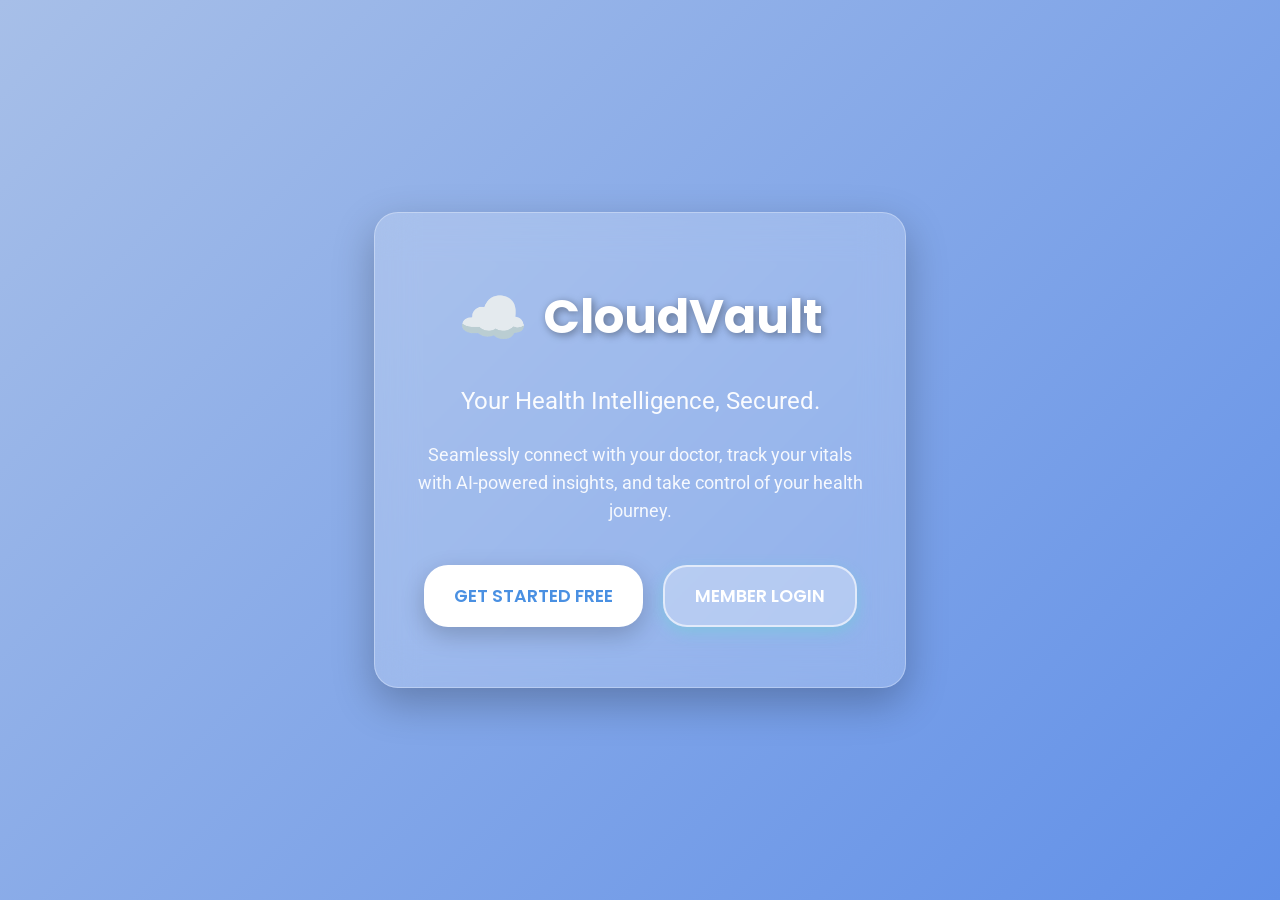
<file: index.html>
<!DOCTYPE html>
<html lang="en">
  <head>
    <meta charset="UTF-8" />
    <meta name="viewport" content="width=device-width, initial-scale=1.0" />
    <title>CloudVault - Secure Health Intelligence</title>
    <link
      href="https://fonts.googleapis.com/css2?family=Poppins:wght@300;400;600;700&family=Roboto:wght@300;400;500&display=swap"
      rel="stylesheet"
    />
    <link rel="stylesheet" href="css/styles.css" />
  </head>
  <body class="landing-page">
    <div class="glass-container">
      <div class="logo">
        <span class="icon">☁️</span>
        <h1 class="app-title">CloudVault</h1>
      </div>
      <p class="tagline">Your Health Intelligence, Secured.</p>
      <p class="description">
        Seamlessly connect with your doctor, track your vitals with AI-powered
        insights, and take control of your health journey.
      </p>
      <div class="btn-group">
        <a class="btn btn-primary" href="register.html">Get Started Free</a>
        <a class="btn btn-secondary" href="login.html">Member Login</a>
      </div>
    </div>
  </body>
</html>
</file>
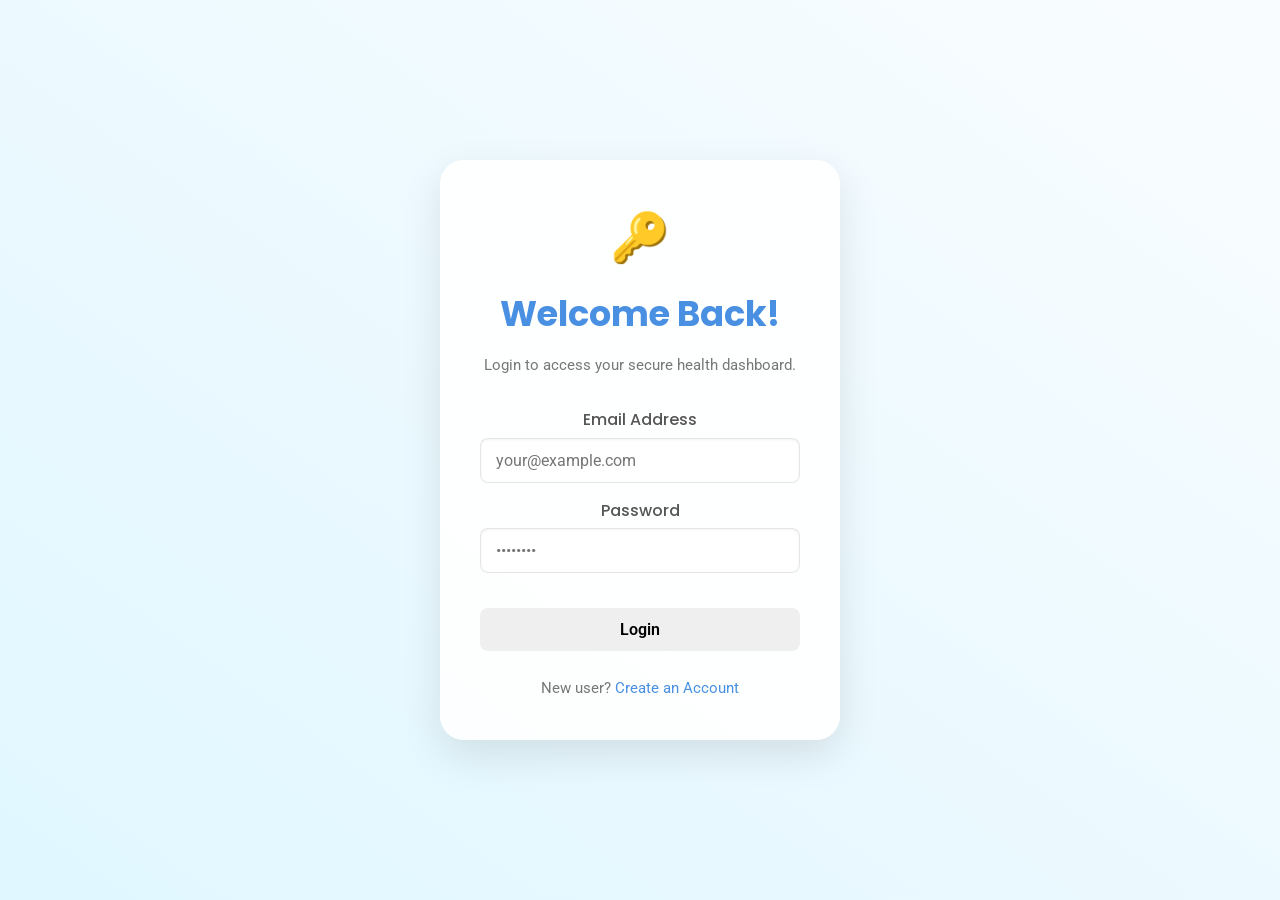
<file: login.html>
<!DOCTYPE html>
<html lang="en">
  <head>
    <meta charset="UTF-8" />
    <meta name="viewport" content="width=device-width, initial-scale=1.0" />
    <title>Login - CloudVault</title>
    <link rel="preconnect" href="https://fonts.googleapis.com" />
    <link rel="preconnect" href="https://fonts.gstatic.com" crossorigin />
    <link
      href="https://fonts.googleapis.com/css2?family=Poppins:wght@300;400;600;700&family=Roboto:wght@300;400;500&display=swap"
      rel="stylesheet"
    />
    <link rel="stylesheet" href="css/styles.css" />
  </head>
  <body class="auth-page">
    <div class="auth-card">
      <div class="auth-header">
        <span class="icon">🔑</span>
        <h2>Welcome Back!</h2>
        <p>Login to access your secure health dashboard.</p>
      </div>
      <form id="loginForm">
        <div class="input-group">
          <label for="email">Email Address</label>
          <input
            type="email"
            id="email"
            placeholder="your@example.com"
            required
          />
        </div>
        <div class="input-group">
          <label for="password">Password</label>
          <input
            type="password"
            id="password"
            placeholder="••••••••"
            required
          />
        </div>
        <button type="submit" class="btn btn-submit">
          <span>Login</span>
          <div class="spinner hidden"></div>
        </button>
      </form>
      <p class="auth-footer">
        New user? <a href="register.html">Create an Account</a>
      </p>
    </div>
    <div id="notification-container" class="notification-container"></div>
    <script src="js/auth.js"></script>
  </body>
</html>
</file>
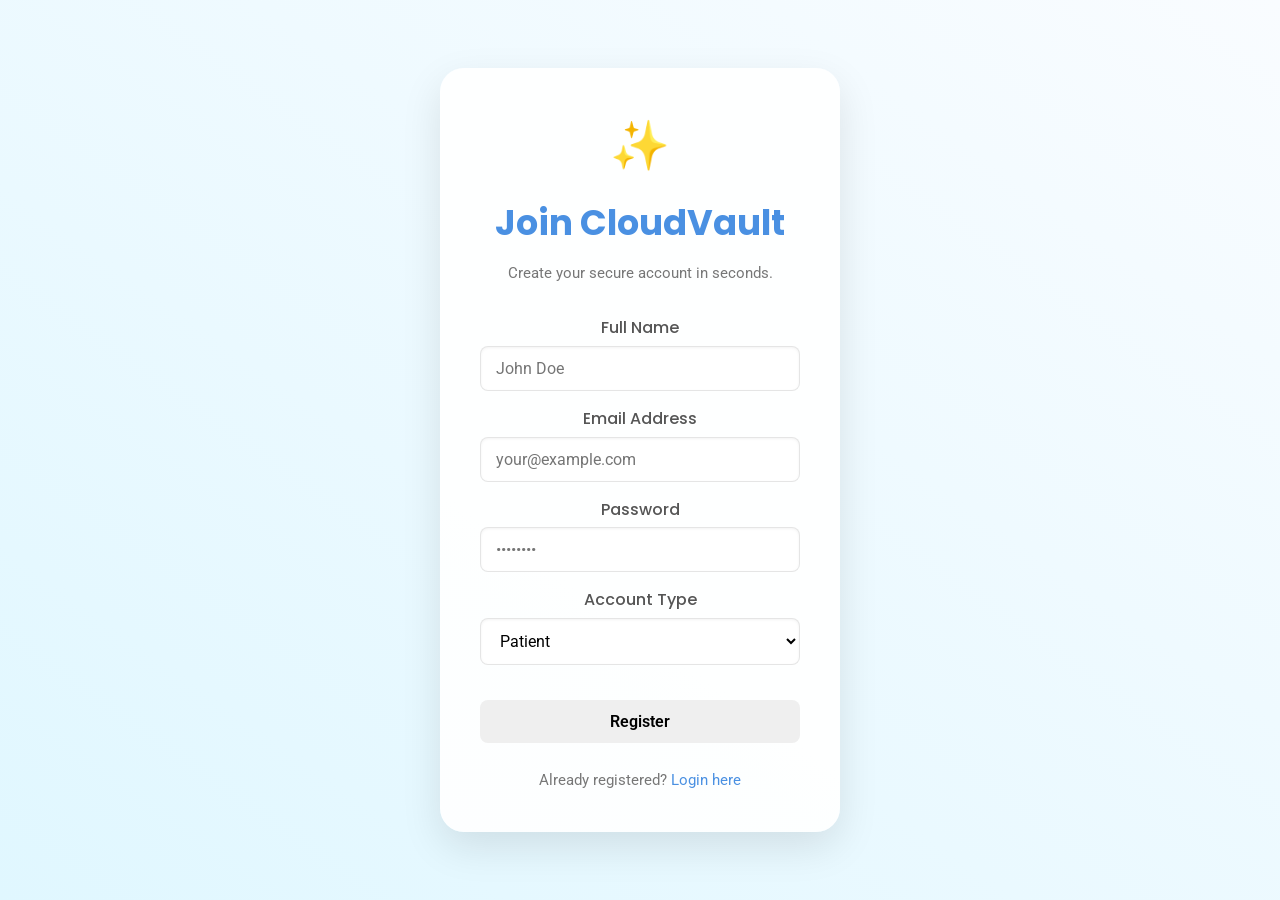
<file: register.html>
<!-- START OF FILE register.html -->

<!DOCTYPE html>
<html lang="en">
  <head>
    <meta charset="UTF-8" />
    <meta name="viewport" content="width=device-width, initial-scale=1.0" />
    <title>Register - CloudVault</title>
    <link rel="preconnect" href="https://fonts.googleapis.com" />
    <link rel="preconnect" href="https://fonts.gstatic.com" crossorigin />
    <link
      href="https://fonts.googleapis.com/css2?family=Poppins:wght@300;400;600;700&family=Roboto:wght@300;400;500&display=swap"
      rel="stylesheet"
    />
    <link rel="stylesheet" href="css/styles.css" />
  </head>
  <body class="auth-page">
    <div class="auth-card">
      <div class="auth-header">
        <span class="icon">✨</span>
        <h2>Join CloudVault</h2>
        <p>Create your secure account in seconds.</p>
      </div>
      <form id="regForm">
        <div class="input-group">
          <label for="name">Full Name</label>
          <input type="text" id="name" placeholder="John Doe" required />
        </div>
        <div class="input-group">
          <label for="email">Email Address</label>
          <input
            type="email"
            id="email"
            placeholder="your@example.com"
            required
          />
        </div>
        <div class="input-group">
          <label for="password">Password</label>
          <input
            type="password"
            id="password"
            placeholder="••••••••"
            required
          />
        </div>
        <div class="input-group">
          <label for="role">Account Type</label>
          <select id="role">
            <option value="patient">Patient</option>
            <option value="doctor">Doctor</option>
          </select>
        </div>
        <!-- New input for specialty, shown conditionally by JS if needed -->
        <div class="input-group" id="specialtyGroup" style="display: none">
          <label for="specialty">Specialty (e.g., Cardiologist)</label>
          <input
            type="text"
            id="specialty"
            placeholder="e.g., General Physician"
          />
        </div>
        <button type="submit" class="btn btn-submit">
          <span>Register</span>
          <div class="spinner hidden"></div>
        </button>
      </form>
      <p class="auth-footer">
        Already registered? <a href="login.html">Login here</a>
      </p>
    </div>
    <div id="notification-container" class="notification-container"></div>
    <script src="js/auth.js"></script>
    <script>
      // Add client-side logic to show/hide specialty field
      document.addEventListener("DOMContentLoaded", () => {
        const roleSelect = document.getElementById("role");
        const specialtyGroup = document.getElementById("specialtyGroup");
        const specialtyInput = document.getElementById("specialty");

        function toggleSpecialtyInput() {
          if (roleSelect.value === "doctor") {
            specialtyGroup.style.display = "block";
            specialtyInput.required = true; // Make it required for doctors
          } else {
            specialtyGroup.style.display = "none";
            specialtyInput.required = false;
            specialtyInput.value = ""; // Clear value if not a doctor
          }
        }

        roleSelect.addEventListener("change", toggleSpecialtyInput);
        toggleSpecialtyInput(); // Call on load to set initial state
      });
    </script>
  </body>
</html>
<!-- END OF FILE register.html -->
</file>
<file: css/styles.css>
/* START OF FILE styles.css */

/* Global Resets & Variables */
:root {
  --primary-color: #4a90e2; /* Blue */
  --secondary-color: #50e3c2; /* Green-ish */
  --accent-color: #ff7d7d; /* Red for errors/alerts */
  --background-light: #e6efff;
  --background-dark: #f0f4f8;
  --text-dark: #2c3e50;
  --text-light: #ecf0f1;
  --card-background: rgba(255, 255, 255, 0.7);
  --card-border: rgba(255, 255, 255, 0.3);
  --shadow-light: 0 4px 15px rgba(0, 0, 0, 0.08);
  --shadow-deep: 0 10px 30px rgba(0, 0, 0, 0.15);
  --border-radius-sm: 8px;
  --border-radius-md: 16px;
  --border-radius-lg: 24px;
}

* {
  margin: 0;
  padding: 0;
  box-sizing: border-box;
}

body {
  font-family: "Poppins", sans-serif;
  line-height: 1.6;
  color: var(--text-dark);
  min-height: 100vh;
  background: linear-gradient(
    135deg,
    var(--background-light) 0%,
    var(--background-dark) 100%
  );
  overflow-x: hidden;
}

/* Apply centering flexbox only to specific page bodies */
.landing-page,
.auth-page {
  display: flex;
  justify-content: center;
  align-items: center;
}

h1,
h2,
h3,
h4,
h5,
h6 {
  font-family: "Poppins", sans-serif;
  color: var(--text-dark);
  margin-bottom: 0.8em;
}

p {
  font-family: "Roboto", sans-serif;
}

a {
  color: var(--primary-color);
  text-decoration: none;
  transition: color 0.3s ease;
}

a:hover {
  color: #3a7bd5; /* A slightly darker primary */
}

/* Forms & Inputs */
input,
select,
button,
textarea {
  font-family: "Roboto", sans-serif;
  font-size: 1rem;
}

.input-group {
  margin-bottom: 15px;
}

.input-group label {
  display: block;
  margin-bottom: 5px;
  font-weight: 500;
  color: #555;
}

input[type="text"],
input[type="email"],
input[type="password"],
input[type="file"],
select,
textarea {
  width: 100%;
  padding: 12px 15px;
  margin: 0; /* Remove default margin */
  border-radius: var(--border-radius-sm);
  border: 1px solid rgba(0, 0, 0, 0.1);
  background-color: rgba(255, 255, 255, 0.9);
  transition: all 0.3s ease;
  box-shadow: inset 0 1px 3px rgba(0, 0, 0, 0.05);
}

input[type="file"] {
  padding: 8px 10px; /* Adjust padding for file input */
  cursor: pointer;
}

input:focus,
select:focus,
textarea:focus {
  outline: none;
  border-color: var(--primary-color);
  background: #fff;
  box-shadow: 0 0 0 3px rgba(74, 144, 226, 0.2);
}

/* Buttons */
.btn {
  padding: 12px 25px;
  border: none;
  border-radius: var(--border-radius-sm);
  cursor: pointer;
  font-weight: 600;
  transition: all 0.3s ease;
  display: inline-flex;
  align-items: center;
  justify-content: center;
  gap: 8px;
  position: relative;
  overflow: hidden;
}

.btn:hover {
  transform: translateY(-2px);
  box-shadow: var(--shadow-light);
}

.btn-primary {
  background: var(--primary-color);
  color: #fff;
  box-shadow: 0 5px 15px rgba(74, 144, 226, 0.3);
}

.btn-primary:hover {
  background: #3a7bd5;
  box-shadow: 0 8px 20px rgba(74, 144, 226, 0.4);
}

.btn-secondary {
  background: var(--secondary-color);
  color: var(--text-dark);
  box-shadow: 0 5px 15px rgba(80, 227, 194, 0.3);
}

.btn-secondary:hover {
  background: #40c7ac;
  box-shadow: 0 8px 20px rgba(80, 227, 194, 0.4);
}

.btn-outline {
  background: transparent;
  color: var(--primary-color);
  border: 2px solid var(--primary-color);
}

.btn-outline:hover {
  background: var(--primary-color);
  color: white;
  box-shadow: 0 5px 15px rgba(74, 144, 226, 0.3);
}

.btn-submit {
  width: 100%;
  margin-top: 20px;
}

.btn .spinner {
  border: 2px solid rgba(255, 255, 255, 0.3);
  border-top: 2px solid #fff;
  border-radius: 50%;
  width: 18px;
  height: 18px;
  animation: spin 1s linear infinite;
  position: absolute; /* Position spinner over text */
}

.btn .spinner.hidden {
  display: none;
}

.btn span {
  transition: visibility 0.3s;
}

@keyframes spin {
  0% {
    transform: rotate(0deg);
  }
  100% {
    transform: rotate(360deg);
  }
}

/* Glass Card styles (used across pages) */
.glass-card {
  background: var(--card-background);
  backdrop-filter: blur(15px);
  -webkit-backdrop-filter: blur(15px);
  border-radius: var(--border-radius-md);
  border: 1px solid var(--card-border);
  box-shadow: var(--shadow-deep);
  padding: 30px;
  margin: 20px 0;
  position: relative;
  overflow: hidden;
}

.card-title {
  color: var(--primary-color);
  font-size: 1.5rem;
  font-weight: 600;
  margin-bottom: 25px;
  text-align: center;
}

/* Notification System */
.notification-container {
  position: fixed;
  top: 20px;
  right: 20px;
  z-index: 1000;
  display: flex;
  flex-direction: column;
  gap: 10px;
}

.notification {
  background-color: #fff;
  padding: 15px 20px;
  border-radius: var(--border-radius-sm);
  box-shadow: var(--shadow-light);
  display: flex;
  align-items: center;
  font-size: 0.95rem;
  min-width: 250px;
  opacity: 1;
  transition: opacity 0.5s ease-out, transform 0.5s ease-out;
  transform: translateX(0);
}

.notification.success {
  border-left: 5px solid var(--secondary-color);
  color: #317f69;
}

.notification.error {
  border-left: 5px solid var(--accent-color);
  color: #923030;
}

.notification.warning {
  border-left: 5px solid #ffc107;
  color: #8a6d03;
}

.notification.fade-out {
  opacity: 0;
  transform: translateX(100%);
}

/* Landing Page */
.landing-page {
  background: linear-gradient(
    135deg,
    #a7bfe8 0%,
    #6190e8 100%
  ); /* More vibrant blue gradient */
  text-align: center;
  display: flex;
  justify-content: center;
  align-items: center;
}

.landing-page .glass-container {
  background: rgba(255, 255, 255, 0.2);
  backdrop-filter: blur(20px);
  -webkit-backdrop-filter: blur(20px);
  border-radius: var(--border-radius-lg);
  border: 1px solid rgba(255, 255, 255, 0.3);
  box-shadow: 0 15px 40px rgba(0, 0, 0, 0.25);
  padding: 60px 40px;
  max-width: 600px;
  text-align: center;
  /* color: var(--text-light); -- Removed global text-light for more specific control */
  animation: fadeIn 1s ease-out;
}

.landing-page .logo {
  display: flex;
  justify-content: center;
  align-items: center;
  margin-bottom: 20px;
}

.landing-page .logo .icon {
  font-size: 3.5rem;
  margin-right: 15px;
  animation: pulse 2s infinite alternate;
  color: #fff; /* Ensure icon is white */
}

.landing-page .app-title {
  font-size: 3rem;
  font-weight: 700;
  color: #fff; /* Pure white for title */
  text-shadow: 2px 2px 8px rgba(0, 0, 0, 0.4); /* Stronger shadow */
  margin-bottom: 0;
}

.landing-page .tagline {
  font-size: 1.5rem;
  font-weight: 400;
  margin-top: 10px;
  margin-bottom: 20px;
  color: rgba(255, 255, 255, 0.95); /* Increased opacity */
}

.landing-page .description {
  font-size: 1.1rem;
  margin-bottom: 40px;
  color: rgba(255, 255, 255, 0.9); /* Increased opacity */
  max-width: 450px;
  margin-left: auto;
  margin-right: auto;
}

.landing-page .btn-group {
  display: flex;
  gap: 20px;
  justify-content: center;
}

.landing-page .btn {
  padding: 15px 30px;
  font-size: 1.1rem;
  border-radius: var(--border-radius-lg);
  text-transform: uppercase;
}

.landing-page .btn-primary {
  background: #fff;
  color: var(--primary-color);
  box-shadow: 0 8px 25px rgba(0, 0, 0, 0.2);
}

.landing-page .btn-primary:hover {
  background: #f0f0f0;
  color: #3a7bd5;
  transform: translateY(-3px);
  box-shadow: 0 12px 30px rgba(0, 0, 0, 0.3);
}

.landing-page .btn-secondary {
  background: rgba(255, 255, 255, 0.3);
  border: 2px solid rgba(255, 255, 255, 0.6);
  color: #fff;
}

.landing-page .btn-secondary:hover {
  background: rgba(255, 255, 255, 0.4);
  border-color: #fff;
  transform: translateY(-3px);
  box-shadow: 0 12px 30px rgba(0, 0, 0, 0.3);
}

@keyframes fadeIn {
  from {
    opacity: 0;
    transform: translateY(20px);
  }
  to {
    opacity: 1;
    transform: translateY(0);
  }
}

@keyframes pulse {
  0% {
    transform: scale(1);
  }
  100% {
    transform: scale(1.05);
  }
}

/* Auth Pages (Login/Register) */
.auth-page {
  background: linear-gradient(to top right, #e0f7ff, #f9fcff);
  display: flex;
  justify-content: center;
  align-items: center;
}

.auth-card {
  width: 100%;
  max-width: 400px;
  background: #ffffffee;
  padding: 40px;
  border-radius: var(--border-radius-lg);
  box-shadow: 0 15px 40px rgba(0, 0, 0, 0.1);
  text-align: center;
  animation: slideIn 0.8s ease-out;
}

.auth-header {
  margin-bottom: 30px;
}

.auth-header .icon {
  font-size: 3rem;
  display: block;
  margin-bottom: 10px;
}

.auth-card h2 {
  font-size: 2.2rem;
  margin-bottom: 10px;
  color: var(--primary-color);
}

.auth-card p {
  color: #777;
  font-size: 0.95rem;
}

.auth-footer {
  margin-top: 25px;
  font-size: 0.9em;
  color: #666;
}

@keyframes slideIn {
  from {
    opacity: 0;
    transform: translateY(30px);
  }
  to {
    opacity: 1;
    transform: translateY(0);
  }
}

/* Dashboard Page */
.dashboard-page {
  background: linear-gradient(
    135deg,
    #f5f7fa 0%,
    #c3cfe2 100%
  ); /* Softer, professional gradient */
  display: block; /* Ensures normal block flow for header and main */
  padding: 0; /* Remove padding from body as header/main will manage it */
}

.dashboard-header {
  background: rgba(255, 255, 255, 0.9);
  backdrop-filter: blur(10px);
  -webkit-backdrop-filter: blur(10px);
  box-shadow: 0 4px 15px rgba(0, 0, 0, 0.05);
  padding: 15px 40px;
  position: sticky;
  top: 0;
  z-index: 500;
  border-bottom: 1px solid rgba(0, 0, 0, 0.05);
}

.dashboard-header .header-content {
  max-width: 1200px;
  margin: 0 auto;
  display: flex;
  justify-content: space-between;
  align-items: center;
}

.dashboard-header .logo {
  display: flex;
  align-items: center;
}

.dashboard-header .logo .icon {
  font-size: 2rem;
  margin-right: 10px;
}

.dashboard-header .app-title {
  font-size: 1.8rem;
  font-weight: 700;
  color: var(--text-dark);
  margin-bottom: 0;
}

.dashboard-header .user-info {
  display: flex;
  align-items: center;
  gap: 20px;
}

.dashboard-header #userGreeting {
  font-weight: 500;
  color: #555;
  font-size: 1rem;
}

/* 🚀 NEW LAYOUT FOR DOCTOR DASHBOARD */
.dashboard-main {
  display: grid; /* Use grid for main layout */
  grid-template-columns: 1fr; /* Default to single column for small screens */
  gap: 30px;
  max-width: 1200px;
  margin: 30px auto;
  padding: 0 20px;
  align-items: start; /* Align grid items to the start of their area */
}

@media (min-width: 992px) {
  .dashboard-main.doctor-layout { /* Apply this class to dashboard-main when doctor is logged in */
    grid-template-columns: 1.2fr 2.8fr; /* More defined columns for doctor's two main sections */
    gap: 30px; /* Keep gap consistent */
  }
  .dashboard-main.patient-layout { /* Keep previous patient layout if desired */
      grid-template-columns: 1fr 2fr;
  }
}

.dashboard-section {
  display: flex;
  flex-direction: column;
  gap: 30px;
  /* Removed flex properties from here to let grid control width */
}

/* Specific card styles for dashboard */
.dashboard-page .form-card,
.dashboard-page .data-card {
  padding: 30px;
  border-radius: var(--border-radius-lg);
  box-shadow: var(--shadow-light);
  border: 1px solid rgba(255, 255, 255, 0.4);
  transition: transform 0.3s ease, box-shadow 0.3s ease;
  width: auto; /* Allow grid/flex to define width */
  max-width: 100%; /* Ensure it fits within its container */
}

.dashboard-page .form-card:hover,
.dashboard-page .data-card:hover {
  transform: translateY(-5px);
  box-shadow: 0 10px 25px rgba(0, 0, 0, 0.12);
}

.dashboard-page .card-title {
  text-align: left;
  font-size: 1.4rem;
  border-bottom: 1px solid rgba(0, 0, 0, 0.05);
  padding-bottom: 15px;
  margin-bottom: 25px;
}

/* Data Lists (Vitals & Files) */
.data-list {
  max-height: 300px; /* Limit height and allow scrolling */
  overflow-y: auto;
  padding-right: 10px; /* Space for scrollbar */
}

.data-list::-webkit-scrollbar {
  width: 8px;
}

.data-list::-webkit-scrollbar-track {
  background: rgba(0, 0, 0, 0.05);
  border-radius: 10px;
}

.data-list::-webkit-scrollbar-thumb {
  background: var(--primary-color);
  border-radius: 10px;
}

.data-list::-webkit-scrollbar-thumb:hover {
  background: #3a7bd5;
}

.record-item,
.file-item,
.doctor-item, /* New */
.consultation-request-item, /* New */
.prescription-item /* New */ {
  display: flex;
  flex-wrap: wrap;
  justify-content: space-between;
  align-items: center;
  padding: 12px 0;
  border-bottom: 1px dashed rgba(0, 0, 0, 0.08);
  font-size: 0.95rem;
  color: #444;
}

.record-item:last-child,
.file-item:last-child,
.doctor-item:last-child, /* New */
.consultation-request-item:last-child, /* New */
.prescription-item:last-child /* New */ {
  border-bottom: none;
}

.record-item span,
.file-item span,
.doctor-item span, /* New */
.consultation-request-item span, /* New */
.prescription-item span /* New */ {
  flex-basis: auto; /* Allow flexible spacing */
  margin-right: 15px;
  margin-bottom: 5px; /* For wrap */
}

.record-item strong {
  color: var(--primary-color);
}

.record-date,
.file-date,
.consultation-date, /* New */
.prescription-date /* New */ {
  font-size: 0.85rem;
  color: #777;
  white-space: nowrap; /* Prevent date from wrapping */
  margin-left: auto; /* Push to right */
}

.file-link {
  display: flex;
  align-items: center;
  gap: 8px;
  color: var(--primary-color);
  font-weight: 500;
  flex-grow: 1; /* Allow link to take available space */
}

.file-icon {
  font-size: 1.2em;
}

.loading-text,
.error-text {
  text-align: center;
  color: #777;
  padding: 20px;
}

.error-text {
  color: var(--accent-color);
  font-weight: 500;
}

/* Chart Specific Styles */
.chart-container {
  position: relative;
  height: 250px; /* Fixed height for charts */
  width: 100%;
  margin-bottom: 30px;
}

.chart-container h4 {
  font-size: 1.1rem;
  color: #555;
  margin-bottom: 15px;
  border-bottom: 1px dotted rgba(0, 0, 0, 0.1);
  padding-bottom: 8px;
}

/* 🚀 NEW UTILITY CLASSES */
.hidden {
  display: none !important;
}

.btn-sm {
  /* For smaller buttons within lists */
  padding: 6px 12px;
  font-size: 0.85rem;
}

.mt-3 {
  margin-top: 15px;
} /* Utility margin classes */
.mt-4 {
  margin-top: 20px;
}
.mb-4 {
  margin-bottom: 20px;
}

/* Doctor Specific UI enhancements */
/* Removed doctor-patient-grid and patient-details-card direct flex properties from here
   as they are now controlled by the parent .dashboard-main grid.
   Added explicit width to cards to ensure they are not squished. */

.patient-lists-card {
    /* min-width and flex rules are now handled by parent grid */
    min-width: 280px; /* Ensure this card has enough width */
}

.patient-details-card {
    /* min-width and flex rules are now handled by parent grid */
    min-width: 350px; /* Ensure this card has enough width */
}

.doctor-welcome-placeholder {
    background: var(--card-background);
    backdrop-filter: blur(15px);
    -webkit-backdrop-filter: blur(15px);
    border-radius: var(--border-radius-md);
    border: 1px solid var(--card-border);
    box-shadow: var(--shadow-deep);
    padding: 30px;
    margin: 0; /* Override default card margin */
    text-align: center;
    display: flex;
    flex-direction: column;
    justify-content: center;
    align-items: center;
    min-height: 400px; /* Give it some height */
    color: #555;
    font-size: 1.1rem;
    line-height: 1.5;
    /* Take full width in its grid cell */
    width: 100%;
}
.doctor-welcome-placeholder h4 {
    color: var(--primary-color);
    margin-bottom: 15px;
    font-size: 1.5rem;
}


.consultation-request-item {
  background-color: #fffde7; /* Light yellow for pending requests */
  border-left: 5px solid #ffc107;
  padding: 15px;
  margin-bottom: 10px;
  border-radius: var(--border-radius-sm);
  box-shadow: var(--shadow-light);
}
.consultation-request-item .btn {
  margin-left: 10px;
}

.prescription-item {
  background-color: #e6ffed; /* Light green for prescriptions */
  border-left: 5px solid #50e3c2;
  padding: 15px;
  margin-bottom: 10px;
  border-radius: var(--border-radius-sm);
  box-shadow: var(--shadow-light);
  flex-direction: column;
  align-items: flex-start;
}
.prescription-item strong {
  font-size: 1.1em;
  color: var(--text-dark);
}
.prescription-item p {
  margin-top: 5px;
  font-size: 0.9em;
  color: #666;
}
.prescription-item .medications {
  width: 100%;
  margin-top: 10px;
  padding-top: 10px;
  border-top: 1px dashed rgba(0, 0, 0, 0.1);
}
.prescription-item .medications span {
  display: block;
  margin-bottom: 5px;
}

/* AI Summary styling */
.ai-summary-box {
  background-color: #f7faff;
  border: 1px solid var(--primary-color);
  border-radius: var(--border-radius-sm);
  padding: 15px;
  margin-bottom: 20px;
  font-size: 0.95rem;
  line-height: 1.5;
}
.ai-summary-box h5 {
  color: var(--primary-color);
  margin-bottom: 10px;
  text-align: center;
  font-size: 1.1em;
}

@media (max-width: 768px) {
  .landing-page .glass-container,
  .auth-card {
    padding: 30px 20px;
    margin: 20px;
  }
  .landing-page .app-title {
    font-size: 2.2rem;
  }
  .landing-page .tagline {
    font-size: 1.2rem;
  }
  .landing-page .description {
    font-size: 1rem;
  }
  .landing-page .btn-group {
    flex-direction: column;
    gap: 15px;
  }
  .dashboard-header {
    padding: 15px 20px;
  }
  .dashboard-header .app-title {
    font-size: 1.5rem;
  }
  .dashboard-header #userGreeting {
    display: none; /* Hide on small screens to save space */
  }
  .dashboard-main {
    padding: 0 15px;
    margin: 20px auto;
    grid-template-columns: 1fr; /* Stack on smaller screens */
  }
  /* Ensure cards take full width on smaller screens */
  .patient-lists-card,
  .patient-details-card,
  .doctor-welcome-placeholder {
      width: 100%; /* Take full width on small screens */
      margin: 20px 0; /* Add back vertical margin for stacking */
  }
}

@media (max-width: 480px) {
  .landing-page .logo .icon {
    font-size: 2.5rem;
  }
  .landing-page .app-title {
    font-size: 1.8rem;
  }
  .auth-card {
    padding: 25px 15px;
  }
  .auth-card h2 {
    font-size: 1.8rem;
  }
  .btn {
    font-size: 0.9rem;
    padding: 10px 15px;
  }
}
/* END OF FILE styles.css */
</file>
